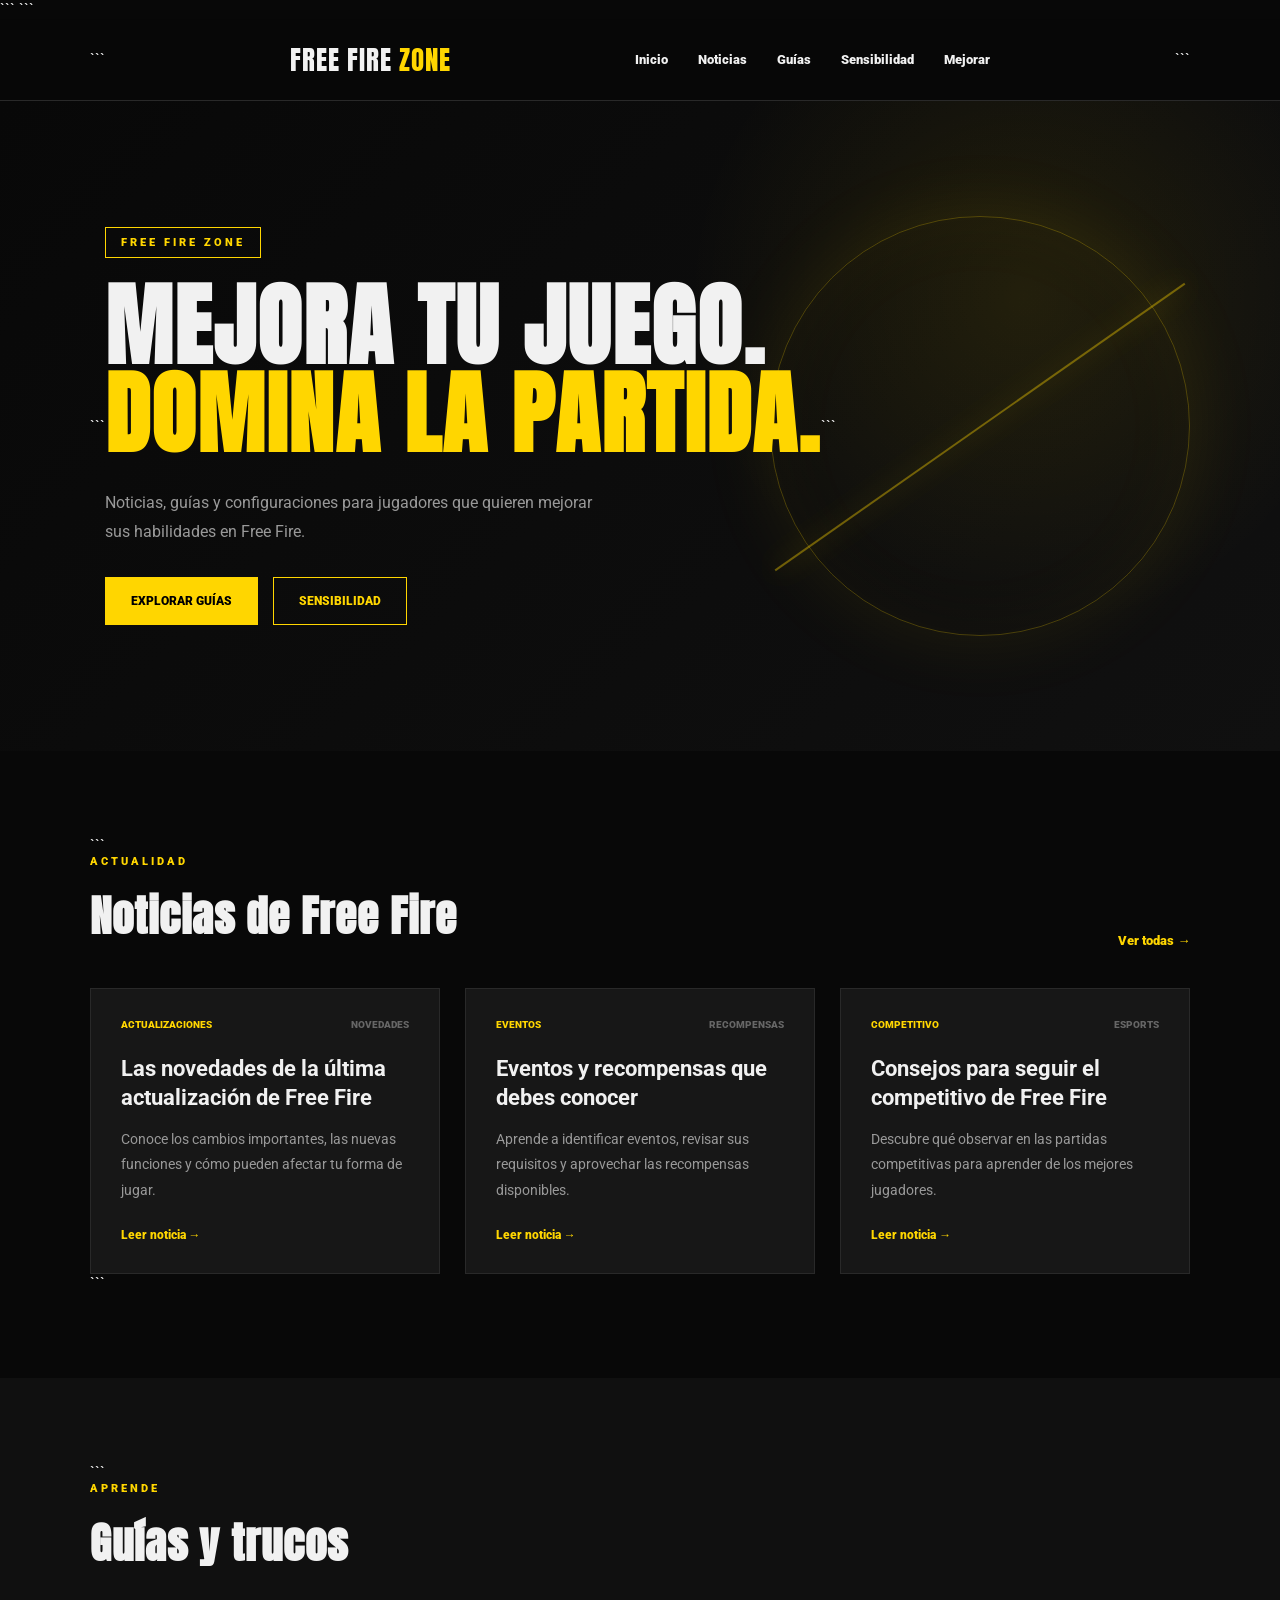
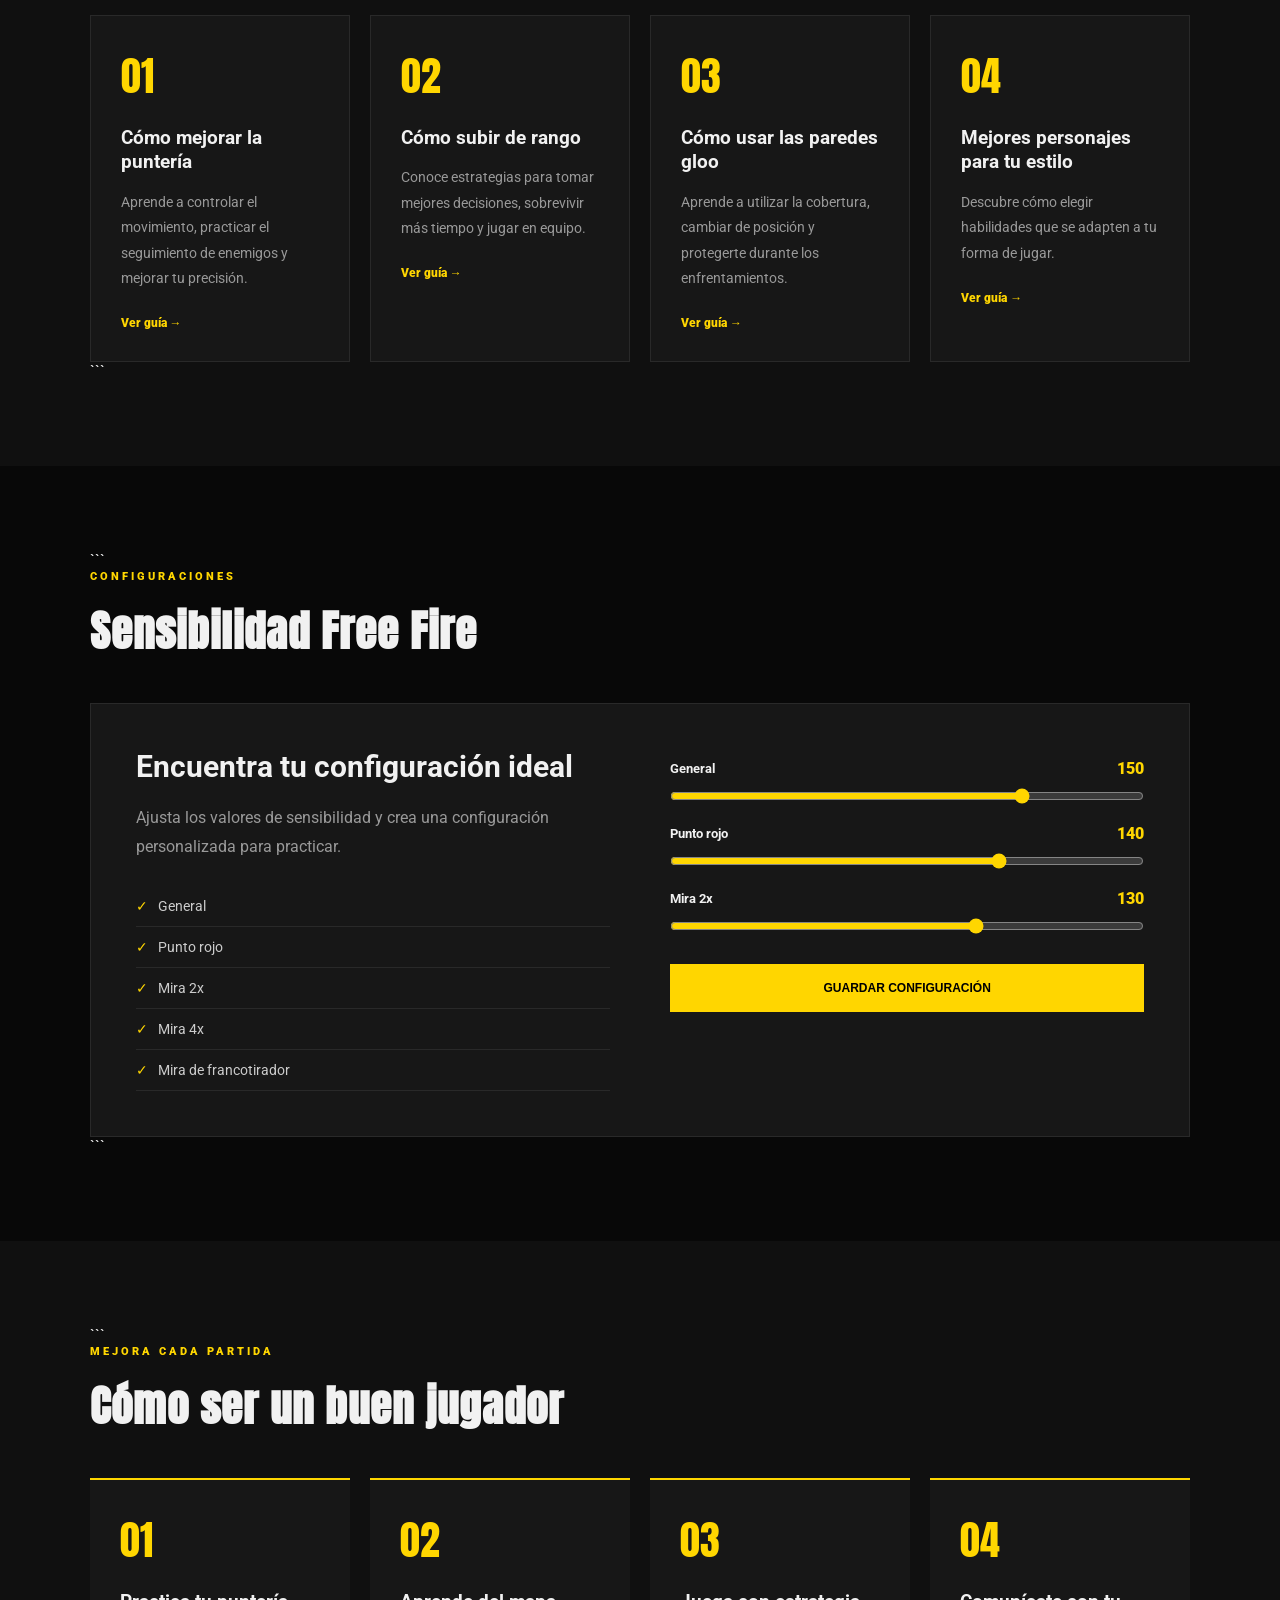
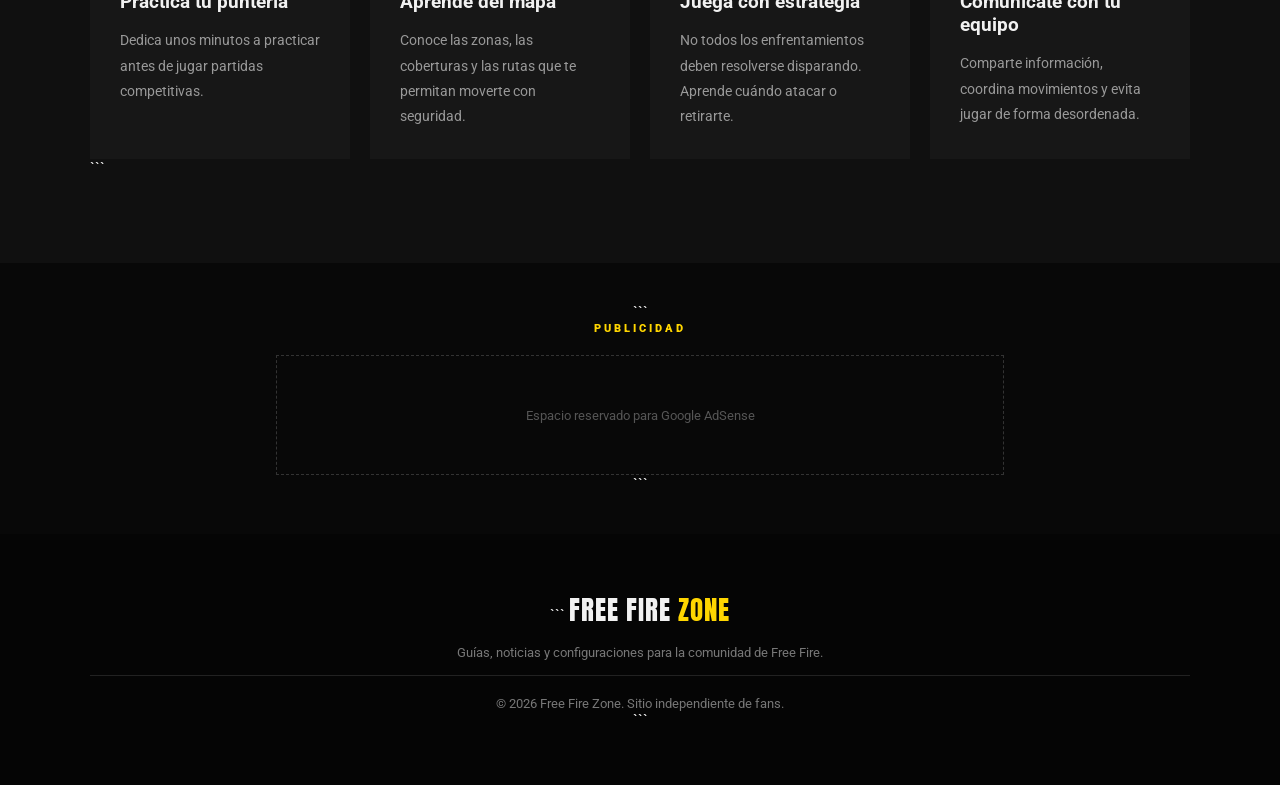
<file: index.html>
<!DOCTYPE html>

<html lang="es">
<head>
    <meta charset="UTF-8">
    <meta name="viewport" content="width=device-width, initial-scale=1.0">

```
<meta name="description" content="Free Fire Zone: noticias, guías, sensibilidad y consejos para mejorar en Free Fire.">
<meta name="keywords" content="Free Fire, noticias Free Fire, sensibilidad Free Fire, guías Free Fire">

<title>Free Fire Zone | Noticias y Guías</title>

<link rel="stylesheet" href="style.css">
```

</head>

<body>

<header class="header">

```
<a href="#inicio" class="logo">
    FREE FIRE <span>ZONE</span>
</a>

<button class="menu-toggle" id="menuToggle" aria-label="Abrir menú">
    ☰
</button>

<nav class="nav" id="nav">
    <a href="#inicio">Inicio</a>
    <a href="#noticias">Noticias</a>
    <a href="#guias">Guías</a>
    <a href="#sensibilidad">Sensibilidad</a>
    <a href="#jugador">Mejorar</a>
</nav>
```

</header>

<main>

<section class="hero" id="inicio">

```
<div class="hero-glow"></div>

<div class="hero-content">

    <div class="hero-badge">
        FREE FIRE ZONE
    </div>

    <h1>
        MEJORA TU JUEGO.<br>
        <span>DOMINA LA PARTIDA.</span>
    </h1>

    <p>
        Noticias, guías y configuraciones para jugadores
        que quieren mejorar sus habilidades en Free Fire.
    </p>

    <div class="hero-buttons">
        <a href="#guias" class="btn">
            EXPLORAR GUÍAS
        </a>

        <a href="#sensibilidad" class="btn btn-outline">
            SENSIBILIDAD
        </a>
    </div>

</div>

<div class="hero-decoration">
    <div class="glow-circle"></div>
    <div class="glow-line"></div>
</div>
```

</section>

<section class="section" id="noticias">

```
<div class="section-heading">
    <div>
        <span class="section-label">ACTUALIDAD</span>
        <h2>Noticias de Free Fire</h2>
    </div>

    <a href="pages/noticias.html" class="view-all">
    Ver todas →
</a>
</div>

<div class="news-grid">

    <article class="news-card">
        <div class="news-top">
            <span class="news-category">ACTUALIZACIONES</span>
            <span class="news-date">NOVEDADES</span>
        </div>

        <h3>
            Las novedades de la última actualización de Free Fire
        </h3>

        <p>
            Conoce los cambios importantes, las nuevas funciones
            y cómo pueden afectar tu forma de jugar.
        </p>

        <a href="#" class="card-link">
            Leer noticia →
        </a>
    </article>

    <article class="news-card">
        <div class="news-top">
            <span class="news-category">EVENTOS</span>
            <span class="news-date">RECOMPENSAS</span>
        </div>

        <h3>
            Eventos y recompensas que debes conocer
        </h3>

        <p>
            Aprende a identificar eventos, revisar sus requisitos
            y aprovechar las recompensas disponibles.
        </p>

        <a href="#" class="card-link">
            Leer noticia →
        </a>
    </article>

    <article class="news-card">
        <div class="news-top">
            <span class="news-category">COMPETITIVO</span>
            <span class="news-date">ESPORTS</span>
        </div>

        <h3>
            Consejos para seguir el competitivo de Free Fire
        </h3>

        <p>
            Descubre qué observar en las partidas competitivas
            para aprender de los mejores jugadores.
        </p>

        <a href="#" class="card-link">
            Leer noticia →
        </a>
    </article>

</div>
```

</section>

<section class="section dark-section" id="guias">

```
<div class="section-heading">
    <div>
        <span class="section-label">APRENDE</span>
        <h2>Guías y trucos</h2>
    </div>
</div>

<div class="guide-grid">

    <article class="guide-card">
        <span class="guide-number">01</span>

        <h3>
            Cómo mejorar la puntería
        </h3>

        <p>
            Aprende a controlar el movimiento, practicar el
            seguimiento de enemigos y mejorar tu precisión.
        </p>

        <a href="#" class="card-link">
            Ver guía →
        </a>
    </article>

    <article class="guide-card">
        <span class="guide-number">02</span>

        <h3>
            Cómo subir de rango
        </h3>

        <p>
            Conoce estrategias para tomar mejores decisiones,
            sobrevivir más tiempo y jugar en equipo.
        </p>

        <a href="#" class="card-link">
            Ver guía →
        </a>
    </article>

    <article class="guide-card">
        <span class="guide-number">03</span>

        <h3>
            Cómo usar las paredes gloo
        </h3>

        <p>
            Aprende a utilizar la cobertura, cambiar de posición
            y protegerte durante los enfrentamientos.
        </p>

        <a href="#" class="card-link">
            Ver guía →
        </a>
    </article>

    <article class="guide-card">
        <span class="guide-number">04</span>

        <h3>
            Mejores personajes para tu estilo
        </h3>

        <p>
            Descubre cómo elegir habilidades que se adapten
            a tu forma de jugar.
        </p>

        <a href="#" class="card-link">
            Ver guía →
        </a>
    </article>

</div>
```

</section>

<section class="section" id="sensibilidad">

```
<div class="section-heading">
    <div>
        <span class="section-label">CONFIGURACIONES</span>
        <h2>Sensibilidad Free Fire</h2>
    </div>
</div>

<div class="sensitivity-layout">

    <div class="sensitivity-info">

        <h3>
            Encuentra tu configuración ideal
        </h3>

        <p>
            Ajusta los valores de sensibilidad y crea una
            configuración personalizada para practicar.
        </p>

        <ul>
            <li>General</li>
            <li>Punto rojo</li>
            <li>Mira 2x</li>
            <li>Mira 4x</li>
            <li>Mira de francotirador</li>
        </ul>

    </div>

    <div class="sensitivity-form">

        <div class="range-row">
            <label for="general">General</label>
            <output id="generalValue">150</output>
        </div>

        <input type="range" id="general" min="0" max="200" value="150">

        <div class="range-row">
            <label for="redDot">Punto rojo</label>
            <output id="redDotValue">140</output>
        </div>

        <input type="range" id="redDot" min="0" max="200" value="140">

        <div class="range-row">
            <label for="scope2x">Mira 2x</label>
            <output id="scope2xValue">130</output>
        </div>

        <input type="range" id="scope2x" min="0" max="200" value="130">

        <button class="btn" id="saveSensitivity">
            GUARDAR CONFIGURACIÓN
        </button>

        <p id="sensitivityMessage" class="message"></p>

    </div>

</div>
```

</section>

<section class="section dark-section" id="jugador">

```
<div class="section-heading">
    <div>
        <span class="section-label">MEJORA CADA PARTIDA</span>
        <h2>Cómo ser un buen jugador</h2>
    </div>
</div>

<div class="player-grid">

    <article class="player-card">
        <div class="player-icon">01</div>
        <h3>Practica tu puntería</h3>
        <p>
            Dedica unos minutos a practicar antes de jugar
            partidas competitivas.
        </p>
    </article>

    <article class="player-card">
        <div class="player-icon">02</div>
        <h3>Aprende del mapa</h3>
        <p>
            Conoce las zonas, las coberturas y las rutas
            que te permitan moverte con seguridad.
        </p>
    </article>

    <article class="player-card">
        <div class="player-icon">03</div>
        <h3>Juega con estrategia</h3>
        <p>
            No todos los enfrentamientos deben resolverse
            disparando. Aprende cuándo atacar o retirarte.
        </p>
    </article>

    <article class="player-card">
        <div class="player-icon">04</div>
        <h3>Comunícate con tu equipo</h3>
        <p>
            Comparte información, coordina movimientos y
            evita jugar de forma desordenada.
        </p>
    </article>

</div>
```

</section>

<section class="section ad-section">

```
<span class="section-label">PUBLICIDAD</span>

<div class="ad-placeholder">
    Espacio reservado para Google AdSense
</div>
```

</section>

</main>

<footer class="footer">

```
<a href="#inicio" class="logo">
    FREE FIRE <span>ZONE</span>
</a>

<p>
    Guías, noticias y configuraciones para la comunidad de Free Fire.
</p>

<p class="copyright">
    © 2026 Free Fire Zone. Sitio independiente de fans.
</p>
```

</footer>

<script src="script.js"></script>

</body>
</html>
</file>
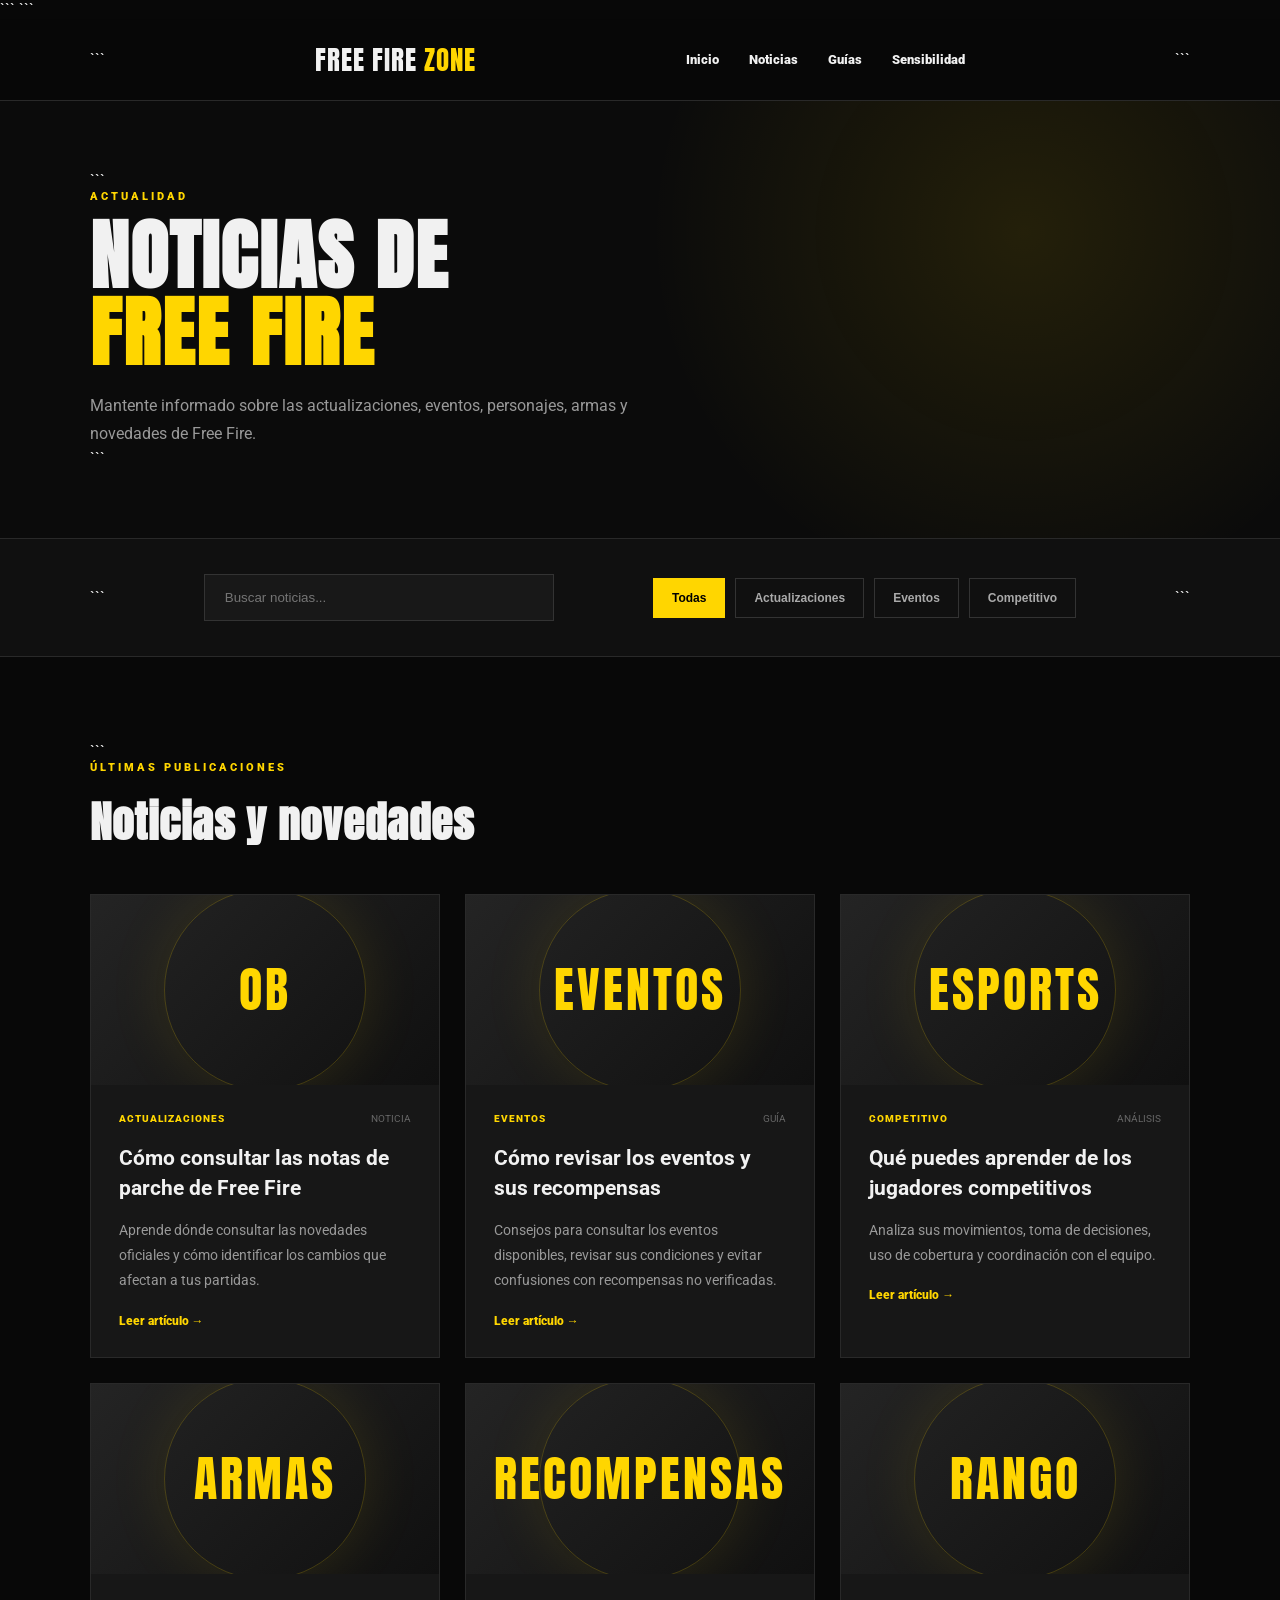
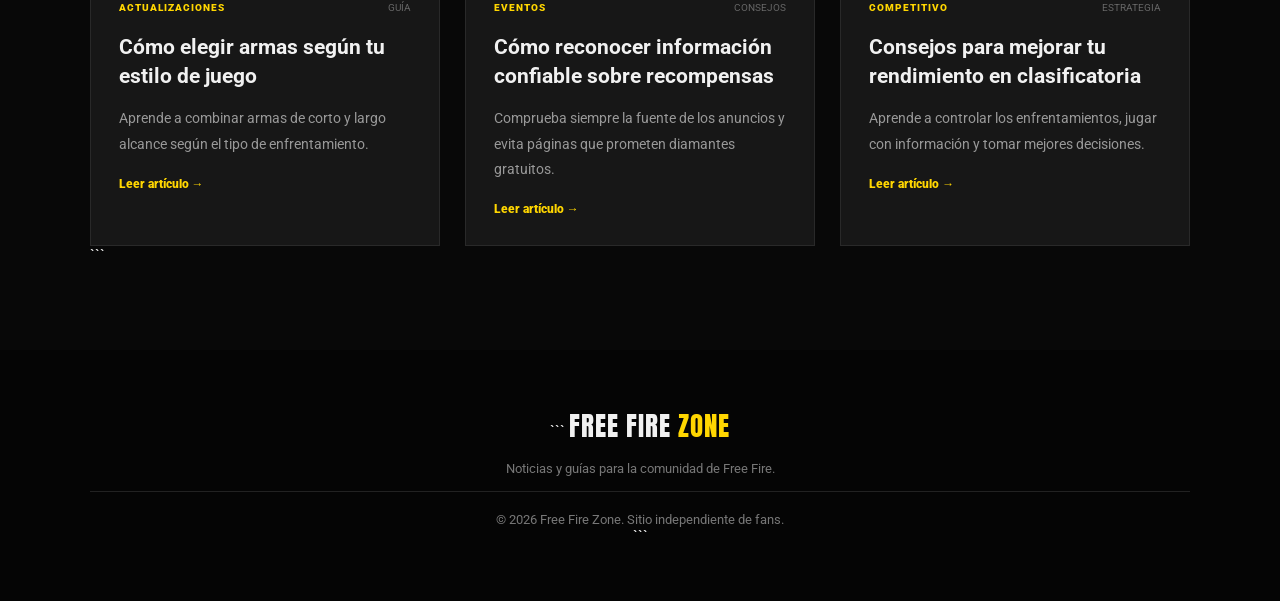
<file: noticias.html>
<!DOCTYPE html>

<html lang="es">
<head>
    <meta charset="UTF-8">
    <meta name="viewport" content="width=device-width, initial-scale=1.0">

```
<meta name="description" content="Noticias de Free Fire Zone: actualizaciones, eventos, personajes, armas y novedades del juego.">

<title>Noticias de Free Fire | Free Fire Zone</title>

<link rel="stylesheet" href="../style.css">

<style>
    .news-page {
        padding-top: 70px;
    }

    .news-hero {
        padding: 70px 7%;
        background:
            radial-gradient(circle at 80% 30%, rgba(255,214,0,0.1), transparent 35%),
            #0b0b0b;
        border-bottom: 1px solid #292929;
    }

    .news-hero h1 {
        font-family: 'Anton', sans-serif;
        font-size: clamp(45px, 6vw, 80px);
        line-height: 1;
        margin-bottom: 20px;
    }

    .news-hero h1 span {
        color: var(--yellow);
    }

    .news-hero p {
        color: var(--muted);
        max-width: 600px;
        line-height: 1.8;
    }

    .news-tools {
        padding: 35px 7%;
        display: flex;
        gap: 20px;
        justify-content: space-between;
        align-items: center;
        flex-wrap: wrap;
        background: #101010;
        border-bottom: 1px solid #292929;
    }

    .news-search {
        background: #181818;
        border: 1px solid #333;
        color: white;
        padding: 15px 20px;
        width: min(100%, 350px);
        outline: none;
    }

    .news-search:focus {
        border-color: var(--yellow);
    }

    .categories {
        display: flex;
        gap: 10px;
        flex-wrap: wrap;
    }

    .category-btn {
        background: transparent;
        border: 1px solid #333;
        color: #aaa;
        padding: 12px 18px;
        cursor: pointer;
        font-size: 12px;
        font-weight: 700;
    }

    .category-btn.active,
    .category-btn:hover {
        background: var(--yellow);
        border-color: var(--yellow);
        color: #000;
    }

    .articles-grid {
        display: grid;
        grid-template-columns: repeat(3, 1fr);
        gap: 25px;
    }

    .article-card {
        background: var(--card);
        border: 1px solid var(--border);
        transition: 0.3s;
    }

    .article-card:hover {
        border-color: var(--yellow);
        transform: translateY(-5px);
    }

    .article-visual {
        height: 190px;
        background:
            linear-gradient(135deg, #242424, #101010);
        display: flex;
        align-items: center;
        justify-content: center;
        position: relative;
        overflow: hidden;
    }

    .article-visual::after {
        content: '';
        position: absolute;
        width: 200px;
        height: 200px;
        border: 1px solid rgba(255,214,0,0.2);
        border-radius: 50%;
        box-shadow: 0 0 60px rgba(255,214,0,0.1);
    }

    .article-visual span {
        font-family: 'Anton', sans-serif;
        font-size: 48px;
        color: var(--yellow);
        letter-spacing: 3px;
        z-index: 1;
    }

    .article-body {
        padding: 28px;
    }

    .article-meta {
        display: flex;
        justify-content: space-between;
        gap: 10px;
        margin-bottom: 20px;
    }

    .article-category {
        color: var(--yellow);
        font-size: 10px;
        font-weight: 900;
        letter-spacing: 1px;
    }

    .article-date {
        color: #666;
        font-size: 10px;
    }

    .article-body h2 {
        font-size: 21px;
        line-height: 1.4;
        margin-bottom: 15px;
    }

    .article-body p {
        color: var(--muted);
        font-size: 14px;
        line-height: 1.8;
    }

    .article-link {
        display: inline-block;
        color: var(--yellow);
        font-size: 12px;
        font-weight: 900;
        margin-top: 20px;
    }

    .no-results {
        display: none;
        color: #777;
        text-align: center;
        padding: 50px 0;
        grid-column: 1 / -1;
    }

    @media (max-width: 1000px) {
        .articles-grid {
            grid-template-columns: repeat(2, 1fr);
        }
    }

    @media (max-width: 650px) {
        .articles-grid {
            grid-template-columns: 1fr;
        }

        .news-tools {
            align-items: stretch;
        }

        .news-search {
            width: 100%;
        }
    }
</style>
```

</head>

<body>

<header class="header">

```
<a href="../index.html" class="logo">
    FREE FIRE <span>ZONE</span>
</a>

<button class="menu-toggle" id="menuToggle" aria-label="Abrir menú">
    ☰
</button>

<nav class="nav" id="nav">
    <a href="../index.html">Inicio</a>
    <a href="noticias.html">Noticias</a>
    <a href="guias.html">Guías</a>
    <a href="sensibilidad.html">Sensibilidad</a>
</nav>
```

</header>

<main>

<section class="news-hero">

```
<span class="section-label">ACTUALIDAD</span>

<h1>
    NOTICIAS DE<br>
    <span>FREE FIRE</span>
</h1>

<p>
    Mantente informado sobre las actualizaciones, eventos,
    personajes, armas y novedades de Free Fire.
</p>
```

</section>

<section class="news-tools">

```
<input
    type="search"
    id="newsSearch"
    class="news-search"
    placeholder="Buscar noticias..."
    aria-label="Buscar noticias"
>

<div class="categories">

    <button class="category-btn active" data-category="todos">
        Todas
    </button>

    <button class="category-btn" data-category="actualizaciones">
        Actualizaciones
    </button>

    <button class="category-btn" data-category="eventos">
        Eventos
    </button>

    <button class="category-btn" data-category="competitivo">
        Competitivo
    </button>

</div>
```

</section>

<section class="section">

```
<div class="section-heading">
    <div>
        <span class="section-label">ÚLTIMAS PUBLICACIONES</span>
        <h2>Noticias y novedades</h2>
    </div>
</div>

<div class="articles-grid" id="articlesGrid">

    <article class="article-card" data-category="actualizaciones">

        <div class="article-visual">
            <span>OB</span>
        </div>

        <div class="article-body">

            <div class="article-meta">
                <span class="article-category">ACTUALIZACIONES</span>
                <span class="article-date">NOTICIA</span>
            </div>

            <h2>
                Cómo consultar las notas de parche de Free Fire
            </h2>

            <p>
                Aprende dónde consultar las novedades oficiales
                y cómo identificar los cambios que afectan a tus
                partidas.
            </p>

            <a href="#" class="article-link">
                Leer artículo →
            </a>

        </div>

    </article>

    <article class="article-card" data-category="eventos">

        <div class="article-visual">
            <span>EVENTOS</span>
        </div>

        <div class="article-body">

            <div class="article-meta">
                <span class="article-category">EVENTOS</span>
                <span class="article-date">GUÍA</span>
            </div>

            <h2>
                Cómo revisar los eventos y sus recompensas
            </h2>

            <p>
                Consejos para consultar los eventos disponibles,
                revisar sus condiciones y evitar confusiones con
                recompensas no verificadas.
            </p>

            <a href="#" class="article-link">
                Leer artículo →
            </a>

        </div>

    </article>

    <article class="article-card" data-category="competitivo">

        <div class="article-visual">
            <span>ESPORTS</span>
        </div>

        <div class="article-body">

            <div class="article-meta">
                <span class="article-category">COMPETITIVO</span>
                <span class="article-date">ANÁLISIS</span>
            </div>

            <h2>
                Qué puedes aprender de los jugadores competitivos
            </h2>

            <p>
                Analiza sus movimientos, toma de decisiones,
                uso de cobertura y coordinación con el equipo.
            </p>

            <a href="#" class="article-link">
                Leer artículo →
            </a>

        </div>

    </article>

    <article class="article-card" data-category="actualizaciones">

        <div class="article-visual">
            <span>ARMAS</span>
        </div>

        <div class="article-body">

            <div class="article-meta">
                <span class="article-category">ACTUALIZACIONES</span>
                <span class="article-date">GUÍA</span>
            </div>

            <h2>
                Cómo elegir armas según tu estilo de juego
            </h2>

            <p>
                Aprende a combinar armas de corto y largo alcance
                según el tipo de enfrentamiento.
            </p>

            <a href="#" class="article-link">
                Leer artículo →
            </a>

        </div>

    </article>

    <article class="article-card" data-category="eventos">

        <div class="article-visual">
            <span>RECOMPENSAS</span>
        </div>

        <div class="article-body">

            <div class="article-meta">
                <span class="article-category">EVENTOS</span>
                <span class="article-date">CONSEJOS</span>
            </div>

            <h2>
                Cómo reconocer información confiable sobre recompensas
            </h2>

            <p>
                Comprueba siempre la fuente de los anuncios
                y evita páginas que prometen diamantes gratuitos.
            </p>

            <a href="#" class="article-link">
                Leer artículo →
            </a>

        </div>

    </article>

    <article class="article-card" data-category="competitivo">

        <div class="article-visual">
            <span>RANGO</span>
        </div>

        <div class="article-body">

            <div class="article-meta">
                <span class="article-category">COMPETITIVO</span>
                <span class="article-date">ESTRATEGIA</span>
            </div>

            <h2>
                Consejos para mejorar tu rendimiento en clasificatoria
            </h2>

            <p>
                Aprende a controlar los enfrentamientos, jugar
                con información y tomar mejores decisiones.
            </p>

            <a href="#" class="article-link">
                Leer artículo →
            </a>

        </div>

    </article>

    <p class="no-results" id="noResults">
        No encontramos noticias con esa búsqueda.
    </p>

</div>
```

</section>

</main>

<footer class="footer">

```
<a href="../index.html" class="logo">
    FREE FIRE <span>ZONE</span>
</a>

<p>
    Noticias y guías para la comunidad de Free Fire.
</p>

<p class="copyright">
    © 2026 Free Fire Zone. Sitio independiente de fans.
</p>
```

</footer>

<script src="../script.js"></script>

<script>

const searchInput = document.getElementById('newsSearch');
const categoryButtons = document.querySelectorAll('.category-btn');
const articles = document.querySelectorAll('.article-card');
const noResults = document.getElementById('noResults');

let selectedCategory = 'todos';

function filterArticles() {

    const search = searchInput.value.toLowerCase().trim();

    let visibleCount = 0;

    articles.forEach(article => {

        const category = article.dataset.category;
        const text = article.textContent.toLowerCase();

        const matchesCategory =
            selectedCategory === 'todos' ||
            category === selectedCategory;

        const matchesSearch = text.includes(search);

        if (matchesCategory && matchesSearch) {
            article.style.display = '';
            visibleCount++;
        } else {
            article.style.display = 'none';
        }

    });

    noResults.style.display =
        visibleCount === 0 ? 'block' : 'none';

}

searchInput.addEventListener('input', filterArticles);

categoryButtons.forEach(button => {

    button.addEventListener('click', () => {

        categoryButtons.forEach(btn => {
            btn.classList.remove('active');
        });

        button.classList.add('active');

        selectedCategory = button.dataset.category;

        filterArticles();

    });

});

</script>

</body>
</html>
</file>
<file: style.css>
@import url('https://fonts.googleapis.com/css2?family=Anton&family=Roboto:wght@400;500;700;900&display=swap');

:root {
--yellow: #ffd600;
--yellow-light: #ffe66d;
--black: #080808;
--dark: #101010;
--card: #171717;
--border: #292929;
--text: #f1f1f1;
--muted: #999999;
}

* {
  margin: 0;
  padding: 0;
  box-sizing: border-box;
  }

html {
scroll-behavior: smooth;
}

body {
background: var(--black);
color: var(--text);
font-family: 'Roboto', sans-serif;
overflow-x: hidden;
}

a {
text-decoration: none;
color: inherit;
}

.header {
height: 82px;
padding: 0 7%;
display: flex;
align-items: center;
justify-content: space-between;
background: rgba(8, 8, 8, 0.95);
border-bottom: 1px solid var(--border);
position: sticky;
top: 0;
z-index: 100;
backdrop-filter: blur(10px);
}

.logo {
font-family: 'Anton', sans-serif;
font-size: 27px;
letter-spacing: 1px;
}

.logo span {
color: var(--yellow);
}

.nav {
display: flex;
gap: 30px;
}

.nav a {
font-size: 13px;
font-weight: 900;
transition: color 0.3s;
}

.nav a:hover {
color: var(--yellow);
}

.menu-toggle {
display: none;
background: none;
border: none;
color: var(--yellow);
font-size: 28px;
cursor: pointer;
}

.hero {
min-height: 650px;
padding: 100px 7%;
display: flex;
align-items: center;
position: relative;
overflow: hidden;
background:
radial-gradient(circle at 80% 30%, rgba(255,214,0,0.09), transparent 30%),
linear-gradient(135deg, #080808, #101010);
}

.hero-content {
position: relative;
z-index: 2;
max-width: 720px;
}

.hero-badge {
display: inline-block;
border: 1px solid var(--yellow);
padding: 8px 15px;
font-size: 11px;
font-weight: 900;
letter-spacing: 3px;
color: var(--yellow);
margin-bottom: 25px;
}

h1 {
font-family: 'Anton', sans-serif;
font-size: clamp(52px, 7vw, 100px);
line-height: 0.98;
letter-spacing: 2px;
}

h1 span {
color: var(--yellow);
}

.hero p {
color: var(--muted);
line-height: 1.8;
max-width: 500px;
margin: 30px 0;
font-size: 16px;
}

.hero-buttons {
display: flex;
gap: 15px;
flex-wrap: wrap;
}

.btn {
display: inline-block;
background: var(--yellow);
color: #000;
border: 1px solid var(--yellow);
padding: 16px 25px;
font-size: 12px;
font-weight: 900;
cursor: pointer;
transition: 0.3s;
}

.btn:hover {
background: #fff;
border-color: #fff;
transform: translateY(-3px);
}

.btn-outline {
background: transparent;
color: var(--yellow);
}

.btn-outline:hover {
color: #000;
}

.hero-decoration {
position: absolute;
right: 7%;
top: 50%;
transform: translateY(-50%);
width: 420px;
height: 420px;
}

.glow-circle {
width: 100%;
height: 100%;
border: 1px solid rgba(255,214,0,0.25);
border-radius: 50%;
box-shadow:
0 0 80px rgba(255,214,0,0.08),
inset 0 0 80px rgba(255,214,0,0.04);
}

.glow-line {
position: absolute;
width: 500px;
height: 2px;
background: var(--yellow);
box-shadow: 0 0 25px var(--yellow);
top: 50%;
right: -40px;
transform: rotate(-35deg);
opacity: 0.4;
}

.section {
padding: 85px 7%;
}

.dark-section {
background: var(--dark);
}

.section-heading {
display: flex;
justify-content: space-between;
align-items: end;
gap: 20px;
margin-bottom: 40px;
}

.section-label {
display: block;
color: var(--yellow);
font-size: 11px;
font-weight: 900;
letter-spacing: 3px;
margin-bottom: 15px;
}

.section-heading h2 {
font-family: 'Anton', sans-serif;
font-size: 43px;
letter-spacing: 1px;
}

.view-all {
color: var(--yellow);
font-size: 13px;
font-weight: 900;
}

.news-grid {
display: grid;
grid-template-columns: repeat(3, 1fr);
gap: 25px;
}

.news-card {
background: var(--card);
border: 1px solid var(--border);
padding: 30px;
transition: 0.3s;
}

.news-card:hover {
transform: translateY(-6px);
border-color: var(--yellow);
box-shadow: 0 0 25px rgba(255,214,0,0.07);
}

.news-top {
display: flex;
justify-content: space-between;
gap: 10px;
margin-bottom: 25px;
}

.news-category {
color: var(--yellow);
font-size: 10px;
font-weight: 900;
}

.news-date {
color: #666;
font-size: 10px;
font-weight: 900;
}

.news-card h3 {
font-size: 22px;
line-height: 1.3;
margin-bottom: 15px;
}

.news-card p,
.guide-card p,
.player-card p {
color: var(--muted);
font-size: 14px;
line-height: 1.8;
}

.card-link {
display: inline-block;
color: var(--yellow);
font-size: 12px;
font-weight: 900;
margin-top: 25px;
}

.guide-grid {
display: grid;
grid-template-columns: repeat(4, 1fr);
gap: 20px;
}

.guide-card {
background: var(--card);
border: 1px solid var(--border);
padding: 30px;
transition: 0.3s;
}

.guide-card:hover {
border-color: var(--yellow);
transform: translateY(-5px);
}

.guide-number {
font-family: 'Anton', sans-serif;
font-size: 40px;
color: var(--yellow);
}

.guide-card h3 {
font-size: 19px;
line-height: 1.3;
margin: 20px 0 15px;
}

.sensitivity-layout {
display: grid;
grid-template-columns: 1fr 1fr;
gap: 60px;
background: var(--card);
border: 1px solid var(--border);
padding: 45px;
}

.sensitivity-info h3 {
font-size: 30px;
margin-bottom: 20px;
}

.sensitivity-info p {
color: var(--muted);
line-height: 1.8;
}

.sensitivity-info ul {
list-style: none;
margin-top: 25px;
}

.sensitivity-info li {
color: #ccc;
padding: 12px 0;
border-bottom: 1px solid var(--border);
font-size: 14px;
}

.sensitivity-info li::before {
content: '✓';
color: var(--yellow);
margin-right: 10px;
}

.sensitivity-form {
display: flex;
flex-direction: column;
gap: 10px;
}

.range-row {
display: flex;
justify-content: space-between;
align-items: center;
margin-top: 10px;
}

.range-row label {
font-size: 13px;
font-weight: 700;
}

.range-row output {
color: var(--yellow);
font-weight: 900;
}

.sensitivity-form input[type="range"] {
width: 100%;
accent-color: var(--yellow);
cursor: pointer;
}

.sensitivity-form .btn {
margin-top: 20px;
}

.message {
color: var(--yellow);
font-size: 13px;
margin-top: 10px;
}

.player-grid {
display: grid;
grid-template-columns: repeat(4, 1fr);
gap: 20px;
}

.player-card {
border-top: 2px solid var(--yellow);
background: var(--card);
padding: 30px;
}

.player-icon {
color: var(--yellow);
font-family: 'Anton', sans-serif;
font-size: 40px;
}

.player-card h3 {
font-size: 19px;
margin: 20px 0 15px;
}

.ad-section {
text-align: center;
padding-top: 40px;
padding-bottom: 40px;
}

.ad-placeholder {
min-height: 120px;
max-width: 728px;
border: 1px dashed #333;
display: flex;
align-items: center;
justify-content: center;
color: #555;
font-size: 13px;
padding: 20px;
margin: 20px auto 0;
}

.footer {
background: #050505;
padding: 55px 7%;
text-align: center;
}

.footer p {
color: #777;
font-size: 13px;
margin-top: 15px;
}

.copyright {
border-top: 1px solid #222;
padding-top: 20px;
}

@media (max-width: 1100px) {
.guide-grid,
.player-grid {
grid-template-columns: repeat(2, 1fr);
}

```
.hero-decoration {
    right: -100px;
    opacity: 0.5;
}
```

}

@media (max-width: 768px) {

```
.header {
    height: 70px;
}

.logo {
    font-size: 23px;
}

.menu-toggle {
    display: block;
}

.nav {
    display: none;
    position: absolute;
    top: 70px;
    left: 0;
    right: 0;
    background: #0a0a0a;
    flex-direction: column;
    padding: 25px 7%;
    gap: 20px;
    border-bottom: 1px solid var(--border);
}

.nav.active {
    display: flex;
}

.hero {
    min-height: 600px;
    padding: 70px 7%;
}

.hero-decoration {
    right: -180px;
    opacity: 0.3;
}

.section {
    padding: 60px 7%;
}

.section-heading {
    align-items: start;
    flex-direction: column;
}

.section-heading h2 {
    font-size: 35px;
}

.news-grid,
.guide-grid,
.player-grid,
.sensitivity-layout {
    grid-template-columns: 1fr;
}

.sensitivity-layout {
    padding: 25px;
    gap: 35px;
}

.news-card,
.guide-card,
.player-card {
    padding: 25px;
}
```

}
</file>
